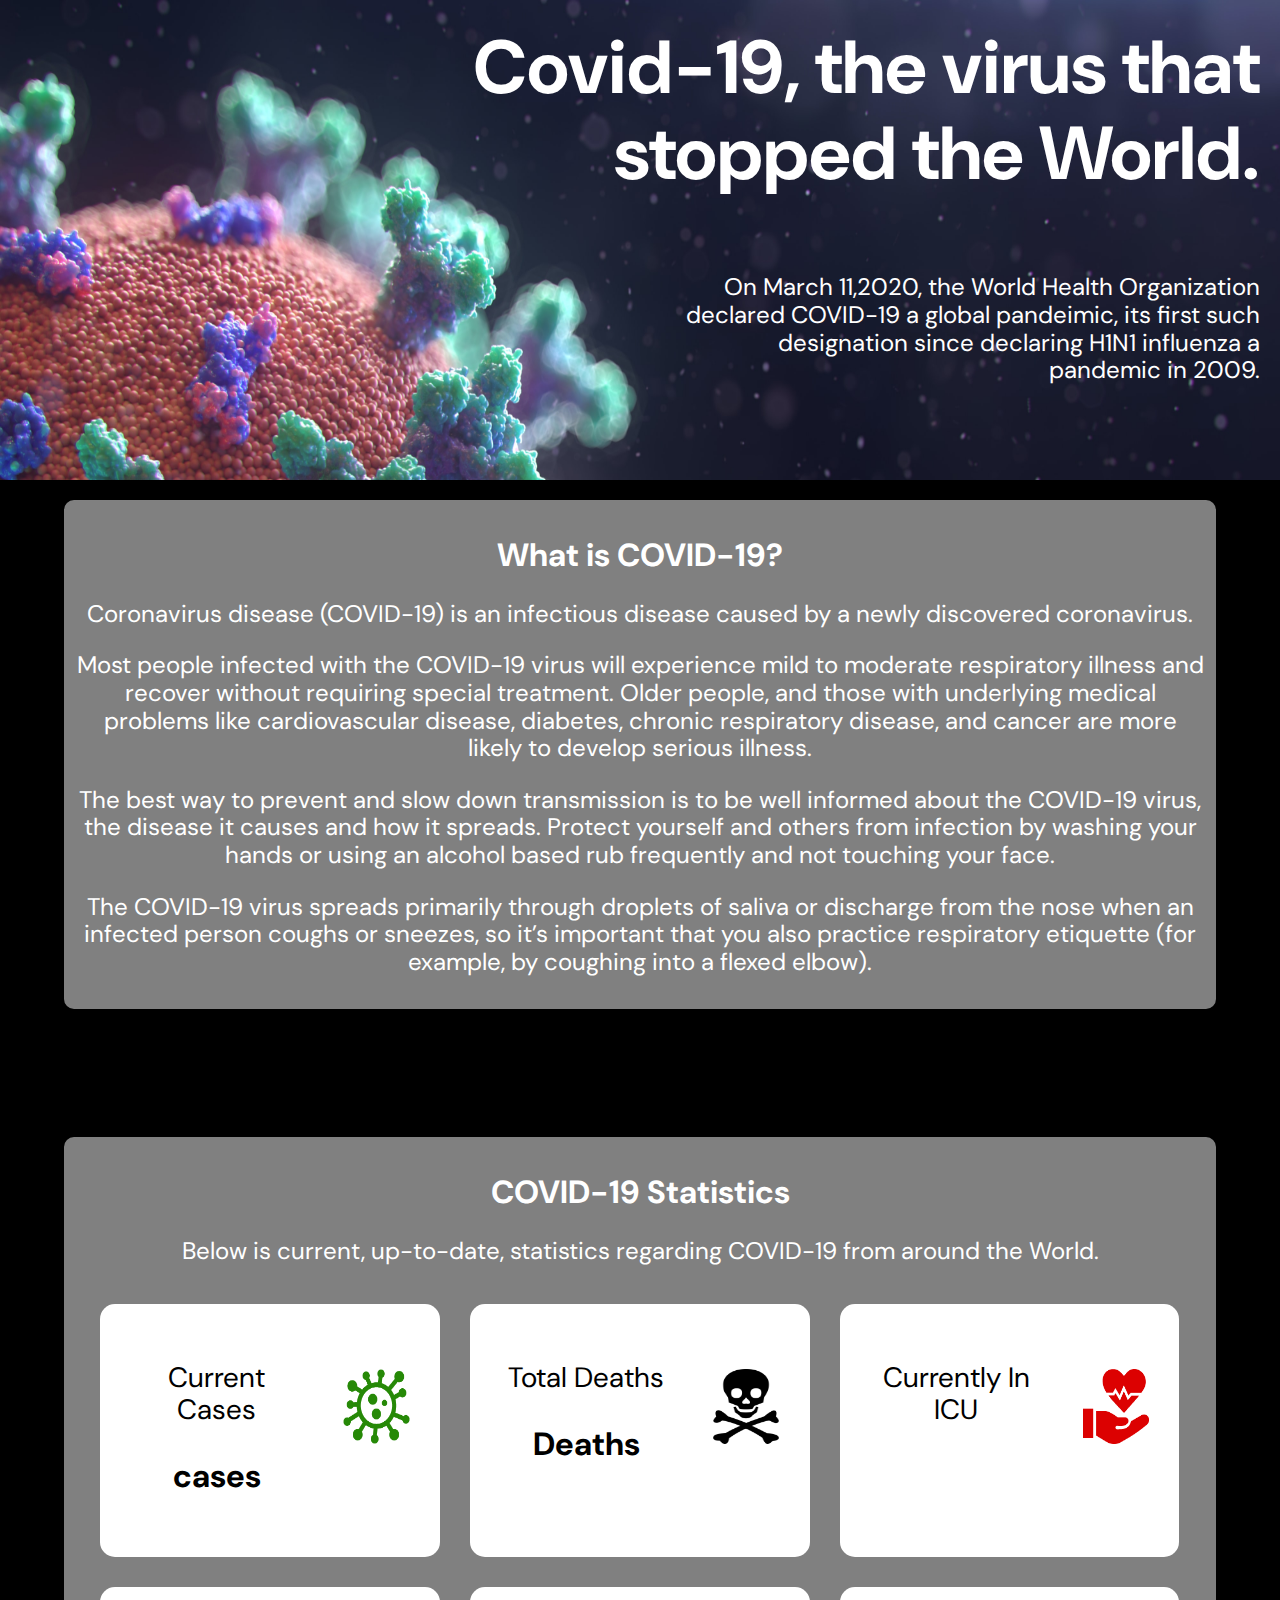
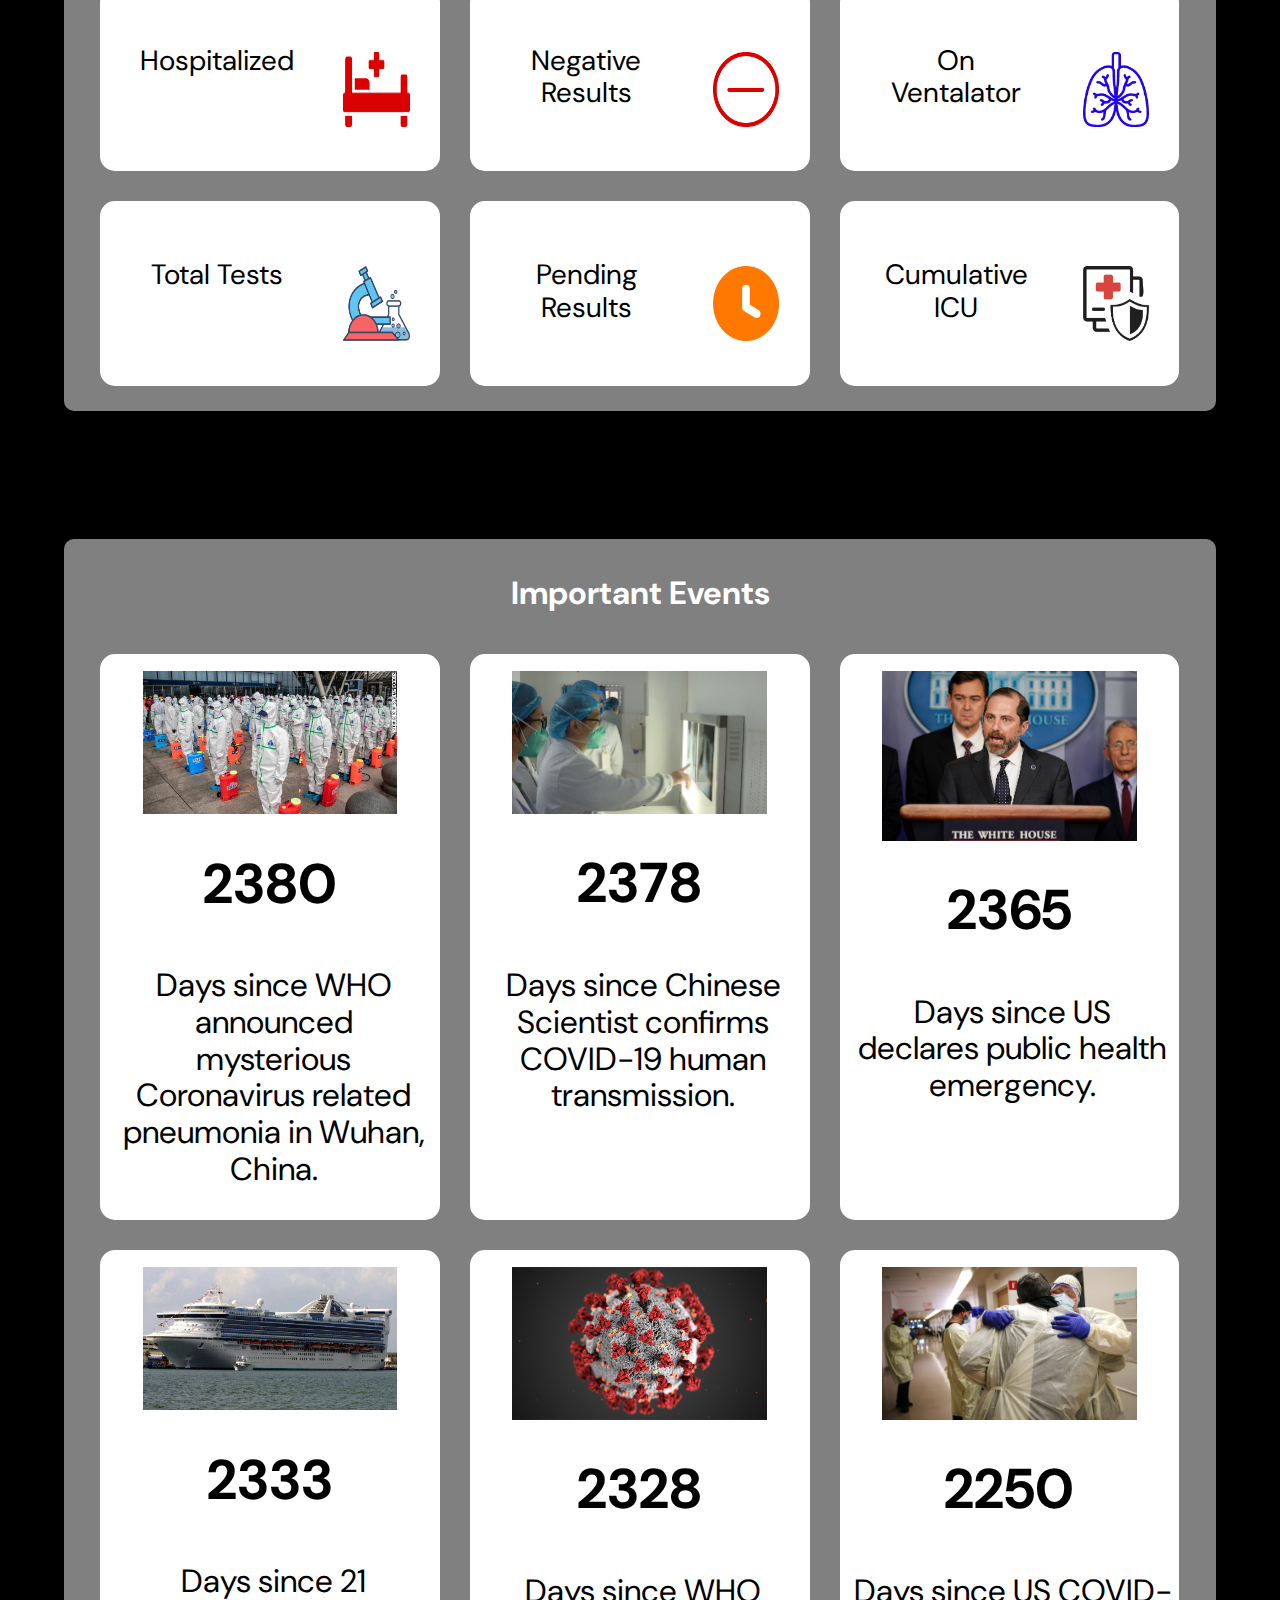
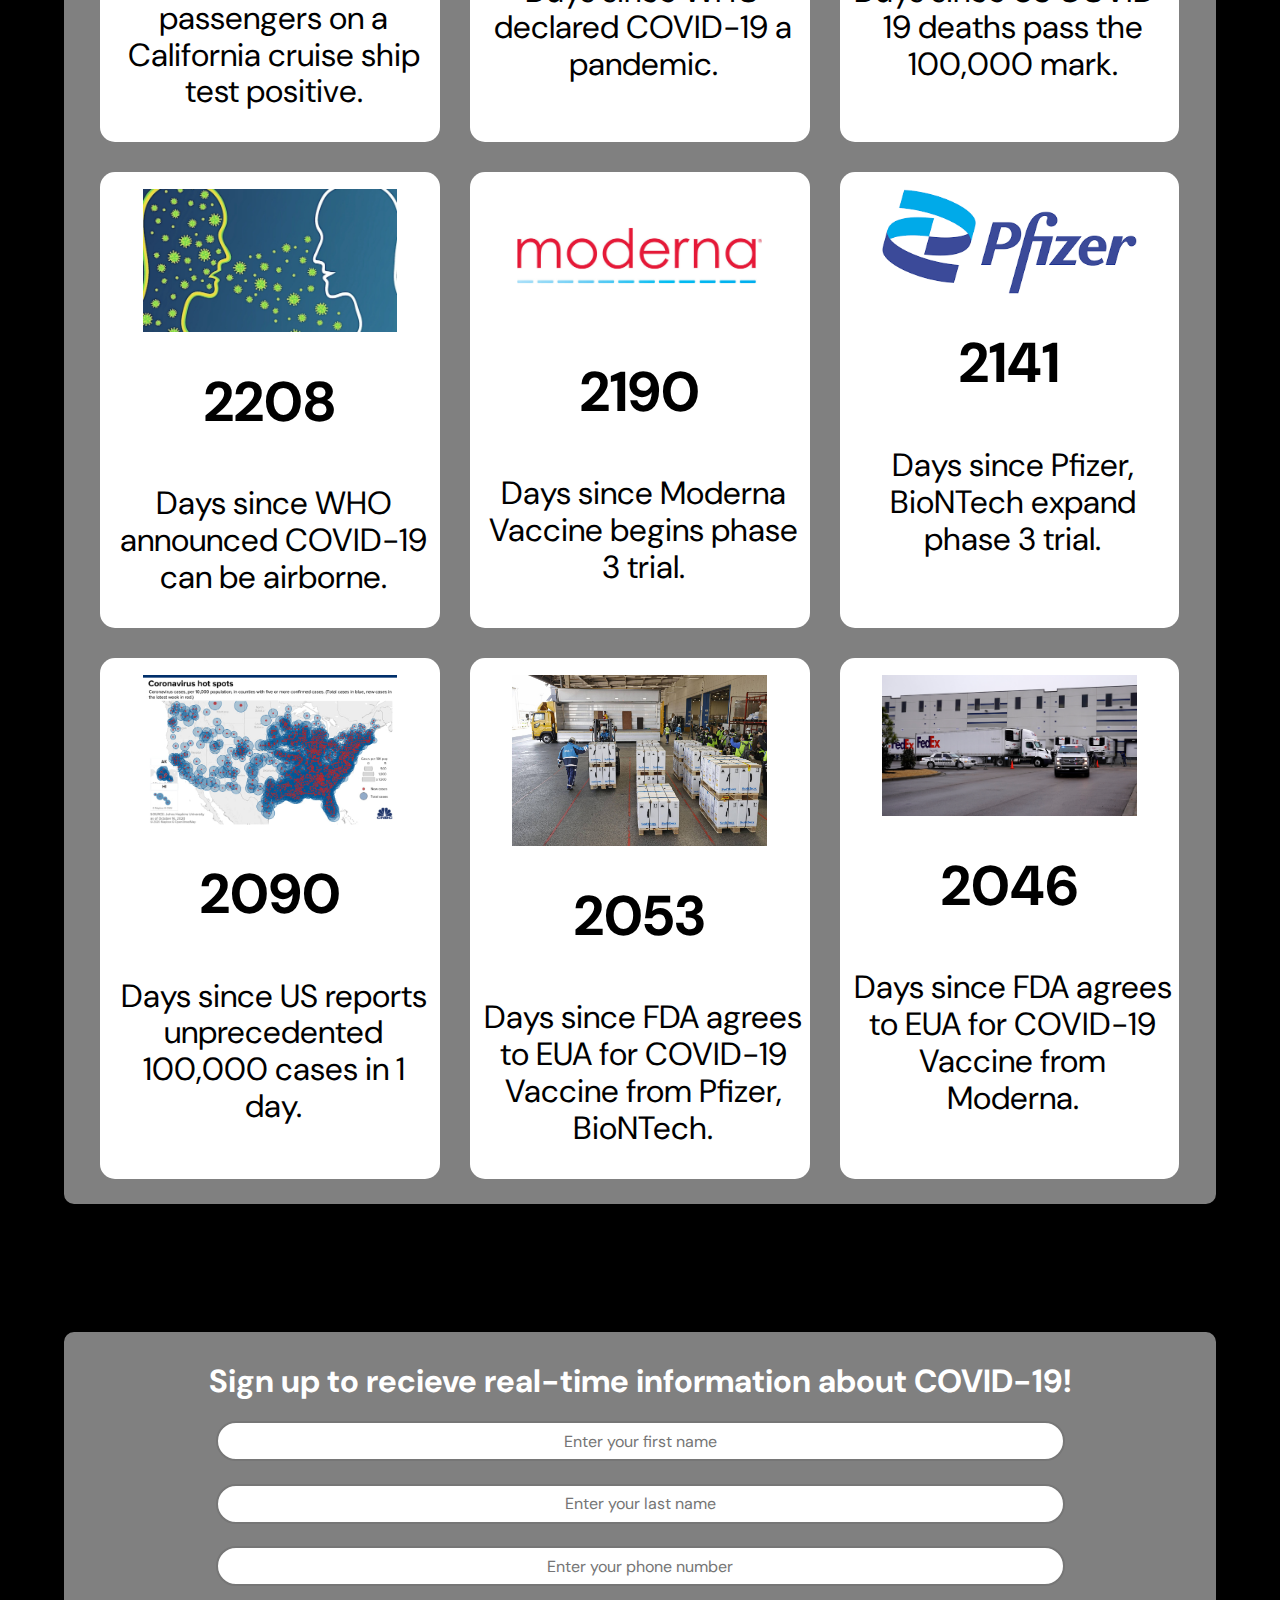
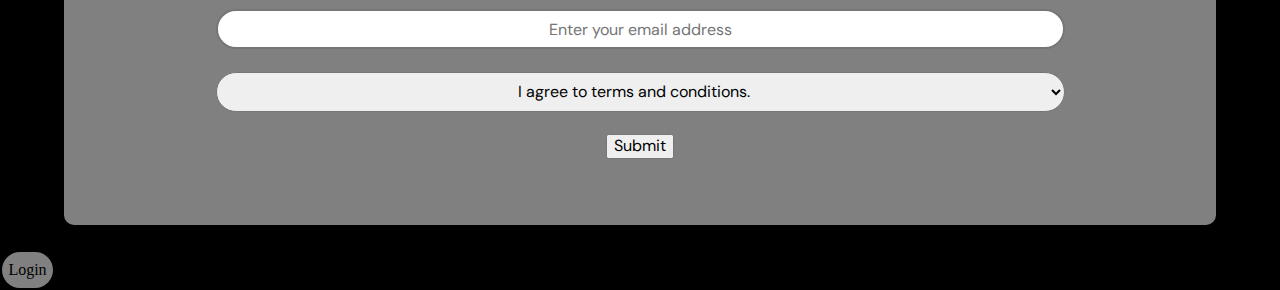
<file: index.html>
<!DOCTYPE html>
<html class="no-js" lang="">
  <head>
    <meta charset="utf-8" />
    <!-- This is the title which appears in the tab at the top of the browser -->
    <title>Covid To The World</title>
    <!-- This is the description of your page which will be used for search indexing -->
    <meta
      name="description"
      content="Boilerplate for CodeLouisville Javascript Track"
    />
    <!-- This is the viewport your website supports, and how it responds to zoomings -->
    <meta name="viewport" content="width=device-width, initial-scale=1" />

    <!-- These are imports for stylesheets to change the appearance of the site -->
    <link rel="stylesheet" href="src/assets/css/normalize.css" />
    <link rel="stylesheet" href="src/assets/css/style.css" />
    <link rel="preconnect" href="https://fonts.gstatic.com" />
    <link
      href="https://fonts.googleapis.com/css2?family=DM+Sans:wght@400;500;700&display=swap"
      rel="stylesheet"
    />
  </head>

  <body>
    <!-- Add your site or application content here -->
    <div class="header">
      <h1 class="header-title">Covid-19, the virus that stopped the World.</h1>
      <h2 class="header-description">
        On March 11,2020, the World Health Organization declared COVID-19 a
        global pandeimic, its first such designation since declaring H1N1
        influenza a pandemic in 2009.
      </h2>
    </div>

    <div class="about top-container">
      <h2 class="title">What is COVID-19?</h2>
      <p>
        Coronavirus disease (COVID-19) is an infectious disease caused by a
        newly discovered coronavirus.
      </p>
      <p>
        Most people infected with the COVID-19 virus will experience mild to
        moderate respiratory illness and recover without requiring special
        treatment. Older people, and those with underlying medical problems like
        cardiovascular disease, diabetes, chronic respiratory disease, and
        cancer are more likely to develop serious illness.
      </p>
      <p>
        The best way to prevent and slow down transmission is to be well
        informed about the COVID-19 virus, the disease it causes and how it
        spreads. Protect yourself and others from infection by washing your
        hands or using an alcohol based rub frequently and not touching your
        face.
      </p>
      <p>
        The COVID-19 virus spreads primarily through droplets of saliva or
        discharge from the nose when an infected person coughs or sneezes, so
        it’s important that you also practice respiratory etiquette (for
        example, by coughing into a flexed elbow).
      </p>
    </div>

    <div class="covid-api container">
      <h2 class="title">COVID-19 Statistics</h2>
      <p>
        Below is current, up-to-date, statistics regarding COVID-19 from around
        the World.
      </p>

      <div class="flex-container">
        <div>
          <div class="text-img">
            <div class="row">
              <div class="column-66">
                <p class="count-title">Current Cases</p>
                <p class="count" id="positive">cases</p>
              </div>
              <div class="column-33">
                <img class="icon" src="img/icons/covid.png" />
              </div>
            </div>
          </div>
        </div>
        <div>
          <div class="text-img">
            <div class="row">
              <div class="column-66">
                <p class="count-title">Total Deaths</p>
                <p class="count" id="covid-deaths">Deaths</p>
              </div>
              <div class="column-33">
                <img class="icon" src="img/icons/danger.png" />
              </div>
            </div>
          </div>
        </div>
        <div>
          <div class="text-img">
            <div class="row">
              <div class="column-66">
                <p class="count-title">Currently In ICU</p>
                <p class="count" id="inIcuCurrently"></p>
              </div>
              <div class="column-33">
                <img class="icon" src="img/icons/healthcare_red.png" />
              </div>
            </div>
          </div>
        </div>
        <div>
          <div class="text-img">
            <div class="row">
              <div class="column-66">
                <p class="count-title">Hospitalized</p>
                <p class="count" id="hospitalized"></p>
              </div>
              <div class="column-33">
                <img class="icon" src="img/icons/hospital-bed.png" />
              </div>
            </div>
          </div>
        </div>
        <div>
          <div class="text-img">
            <div class="row">
              <div class="column-66">
                <p class="count-title">Negative Results</p>
                <p class="count" id="negative"></p>
              </div>
              <div class="column-33">
                <img class="icon" src="img/icons/minus-round-line.png" />
              </div>
            </div>
          </div>
        </div>
        <div>
          <div class="text-img">
            <div class="row">
              <div class="column-66">
                <p class="count-title">On Ventalator</p>
                <p class="count" id="onVentilatorCurrently"></p>
              </div>
              <div class="column-33">
                <img class="icon" src="img/icons/lungs.png" />
              </div>
            </div>
          </div>
        </div>

        <div>
          <div class="text-img">
            <div class="row">
              <div class="column-66">
                <p class="count-title">Total Tests</p>
                <p class="count" id="totalTestResults"></p>
              </div>
              <div class="column-33">
                <img class="icon" src="img/icons/laboratory-test.png" />
              </div>
            </div>
          </div>
        </div>
        <div>
          <div class="text-img">
            <div class="row">
              <div class="column-66">
                <p class="count-title">Pending Results</p>
                <p class="count" id="pending1"></p>
              </div>
              <div class="column-33">
                <img class="icon" src="img/icons/pending-clock.png" />
              </div>
            </div>
          </div>
        </div>
        <div>
          <div class="text-img">
            <div class="row">
              <div class="column-66">
                <p class="count-title">Cumulative ICU</p>
                <p class="count" id="icuCummulative"></p>
              </div>
              <div class="column-33">
                <img class="icon" src="img/icons/health-insurance.png" />
              </div>
            </div>
          </div>
        </div>
      </div>
    </div>

    <div class="counter container">
      <h2 class="title">Important Events</h2>

      <div class="flex-container">
        <div>
          <img class="days-img" src="img/days/wuhan.jpg" />
          <h1 class="days-title" id="first-case"></h1>
          <p class="days-content">
            Days since WHO announced mysterious Coronavirus related pneumonia in
            Wuhan, China.
          </p>
        </div>
        <div>
          <img class="days-img" src="img/days/transmission.png" />
          <h1 class="days-title" id="first-us-case"></h1>
          <p class="days-content">
            Days since Chinese Scientist confirms COVID-19 human transmission.
          </p>
        </div>
        <div>
          <img class="days-img" src="img/days/healthemergency.jpg" />
          <h1 class="days-title" id="us-health-emergency"></h1>
          <p class="days-content">
            Days since US declares public health emergency.
          </p>
        </div>
        <div>
          <img class="days-img" src="img/days/cruise.jpg" />
          <h1 class="days-title" id="california-cruise"></h1>
          <p class="days-content">
            Days since 21 passengers on a California cruise ship test positive.
          </p>
        </div>
        <div>
          <img class="days-img" src="img/days/pandemic.jpg" />
          <h1 class="days-title" id="declared-pandemic"></h1>
          <p class="days-content">
            Days since WHO declared COVID-19 a pandemic.
          </p>
        </div>
        <div>
          <img class="days-img" src="img/days/uscoviddeaths.jpg" />
          <h1 class="days-title" id="deathsPast"></h1>
          <p class="days-content">
            Days since US COVID-19 deaths pass the 100,000 mark.
          </p>
        </div>
        <div>
          <img class="days-img" src="img/days/airborne.jpg" />
          <h1 class="days-title" id="airborne"></h1>
          <p class="days-content">
            Days since WHO announced COVID-19 can be airborne.
          </p>
        </div>
        <div>
          <img class="days-img" src="img/days/moderna.jpg" />
          <h1 class="days-title" id="moderna"></h1>
          <p class="days-content">
            Days since Moderna Vaccine begins phase 3 trial.
          </p>
        </div>
        <div>
          <img class="days-img" src="img/days/pfizer.png" />
          <h1 class="days-title" id="pfizer"></h1>
          <p class="days-content">
            Days since Pfizer, BioNTech expand phase 3 trial.
          </p>
        </div>
        <div>
          <img class="days-img" src="img/days/100000.png" />
          <h1 class="days-title" id="one-day"></h1>
          <p class="days-content">
            Days since US reports unprecedented 100,000 cases in 1 day.
          </p>
        </div>
        <div>
          <img class="days-img" src="img/days/pfizer-shipment.jpeg" />
          <h1 class="days-title" id="pfizer-release"></h1>
          <p class="days-content">
            Days since FDA agrees to EUA for COVID-19 Vaccine from Pfizer,
            BioNTech.
          </p>
        </div>
        <div>
          <img class="days-img" src="img/days/moderna-shipment.jpg" />
          <h1 class="days-title" id="moderna-release"></h1>
          <p class="days-content">
            Days since FDA agrees to EUA for COVID-19 Vaccine from Moderna.
          </p>
        </div>
      </div>
    </div>

    <div class="newsletter container">
      <h1>Sign up to recieve real-time information about COVID-19!</h1>
      <form
        method="post"
        id="sheetdb-form"
        action="https://sheetdb.io/api/v1/258kzr6osm16s"
      >
        <div class="newsletter-field">
          <input
            type="text"
            id="txtFirstName"
            placeholder="Enter your first name"
            name="data[firstname]"
          />
        </div>
        <div class="newsletter-field">
          <input
            type="text"
            id="txtLastName"
            placeholder="Enter your last name"
            name="data[lastname]"
          />
        </div>
        <div class="newsletter-field">
          <input
            type="text"
            id="txtPhoneNumber"
            placeholder="Enter your phone number"
            name="data[phonenumber]"
          />
        </div>
        <div class="newsletter-field">
          <input
            type="email"
            required
            id="txtEmailAddress"
            placeholder="Enter your email address"
            name="data[email]"
          />
        </div>
        <div class="newletter-option">
          <select id="agree" name="data[agree]">
            <option value="yes">I agree to terms and conditions.</option>
            <option value="no">I do not agree to terms and conditions.</option>
          </select>
        </div>
        <div class="button">
          <button
            type="submit"
            class="newletter-button"
            id="bt"
            value="Submit"
            onclick="saveFile()"
          >
            Submit
          </button>
        </div>
      </form>
      <div class="success">
        <h2 id="newsletter-success" class="newsletter-success"></h2>
        <h2 id="newsletter-decline" class="newsletter-decline"></h2>
      </div>
    </div>

    <button class="login" onclick="login()">Login</button>
    <script src="src/main.js"></script>
  </body>
</html>
</file>
<file: src/assets/css/style.css>
* {
  box-sizing: border-box;
}
html {
  margin: 0px;
  background-color: black;
  color: white;
}
.header {
  background-image: url(../../../img/covid2.jpg);
  background-size: 100% 100%;
  background-attachment: fixed;
  text-align: right;
  color: rgb(255, 255, 255);
  height: 30em;
}
.header-title {
  font-size: 75px;
  margin-top: 25px;
  margin-left: 25%;
  float: right;
  margin-right: 20px;
  font-family: "DM Sans", sans-serif;
}

.header-description {
  margin-left: 25%;
  width: 45%;
  margin-right: 20px;
  float: right;
  margin-top: 2%;
  font-family: "DM Sans", sans-serif;
  font-weight: normal;
}

.title {
  font-family: "DM Sans", sans-serif;
  font-weight: bolder;
  text-align: center;
  font-size: 200%;
}

p {
  font-family: "DM Sans", sans-serif;
  font-weight: normal;
  text-align: center;
  font-size: 150%;
}

table {
  font-family: "DM Sans", sans-serif;
  font-weight: normal;
}

h3 {
  font-family: "DM Sans", sans-serif;
  font-weight: normal;
}

.container {
  margin-top: 10%;
  background-color: rgba(255, 255, 255, 0.384);
  background-color: grey;
  border-radius: 10px;
  margin-left: 5%;
  margin-right: 5%;
  border: 10px;
  border-style: solid;
  border-color: grey;
  align-content: center;
}
.top-container {
  background-color: grey;
  border-radius: 10px;
  margin-left: 5%;
  margin-right: 5%;
  margin-top: 20px;
  border: 10px;
  border-style: solid;
  border-color: grey;
  align-content: center;
}

.flex-container {
  display: flex;
  flex-wrap: wrap;
  width: 100%;
  margin-left: 2%;
  margin-right: 2%;
}

.flex-container > div {
  background-color: #ffffff;
  width: 30%;
  margin: 15px;
  color: black;
  border-radius: 15px;
  border: white;
}

.count-title {
  font-family: "DM Sans", sans-serif;
  font-weight: normal;
  font-size: 175%;
}

.count {
  font-family: "DM Sans", sans-serif;
  font-weight: bolder;
  font-size: 200%;
}

.icon {
  height: 75px;
  width: 75px;
}

/* .left {
  float: left;
  width: 50%;
} */

table {
  width: 100%;
}

.text-img {
  padding: 10px;
}
.row:after {
  content: "";
  display: table;
  clear: both;
}
.column-66 {
  float: left;
  width: 66.66666%;
  padding: 20px;
}
.column-33 {
  float: left;
  width: 33.33333%;
  padding: 20px;
}
img {
  display: block;
  height: auto;
  max-width: 100%;
  margin-top: 35px;
}

/* Counter */

.days-title {
  font-size: 350%;
  font-family: "DM Sans", sans-serif;
  font-weight: bolder;
  text-align: center;
}
.days-content {
  font-size: 200%;
  padding: 4% 2% 0% 4%;
}

.days-img {
  display: block;
  margin-left: auto;
  margin-right: auto;
  margin-top: 5%;
  width: 75%;
}

/* Newsletter Options */

.newsletter {
  font-family: "DM Sans", sans-serif;
  font-weight: normal;
  text-align: center;
}

input {
  width: 75%;
  align-items: center;
  border-radius: 20px;
  border-style: solid;
  height: 40px;
  text-align: center;
}

.newsletter-field {
  padding-bottom: 2%;
}

.newsletter-option {
  text-align: center;
}

select {
  width: 75%;
  align-items: center;
  border-radius: 20px;
  border-style: solid;
  height: 40px;
  text-align: center;
}

.newsletter-button {
  background: green;
  color: white;
  width: 75%;
  align-items: center;
  border-radius: 20px;
  border-style: solid;
  height: 40px;
  text-align: center;
}
.button {
  margin-top: 2%;
  margin-bottom: 5%;
}

.newsletter-success {
  background-color: greenyellow;
  color: black;
}

.newsletter-decline {
  background-color: red;
  color: white;
}

.login {
  margin-top: 25px;
  background: grey;
  color: black;
  width: 55px;
  align-items: center;
  border-radius: 20px;
  border-style: solid;
  height: 40px;
  text-align: center;
}
.return {
  margin-top: 25px;
  background: grey;
  color: black;
  width: 100px;
  align-items: center;
  border-radius: 20px;
  border-style: solid;
  height: 40px;
  text-align: center;
}
/* Media Queries */

@media screen and (max-width: 1000px) {
  .column-66,
  .column-33 {
    width: 100%;
    text-align: center;
  }
  img {
    margin: auto;
  }
}

@media screen and (max-width: 1648px) {
  .flex-container {
    margin-left: 1%;
    margin-right: 1%;
  }
}

@media screen and (max-width: 1027px) {
  .flex-container > div {
    background-color: #ffffff;
    width: 100%;
    margin: 15px;
    color: black;
    border-radius: 15px;
    border: white;
  }
  .flex-container {
    margin-left: 0%;
    margin-right: 0%;
  }
}
@media screen and (max-width: 1118px) {
  .header-title {
    font-size: 50px;
  }

  .header-description {
    font-size: 25px;
  }
}
@media screen and (max-width: 631px) {
  .header-title {
    align-content: center;
    margin-top: 25px;
    margin-left: 0%;
    margin-right: 0%;
  }

  .header-description {
    width: 95%;
  }
  .header {
    background-image: url(../../../img/covid2.jpg);
    background-size: 200% 100%;
    background-attachment: fixed;
    text-align: center;
    color: rgb(255, 255, 255);
    height: 32em;
  }
}
</file>
